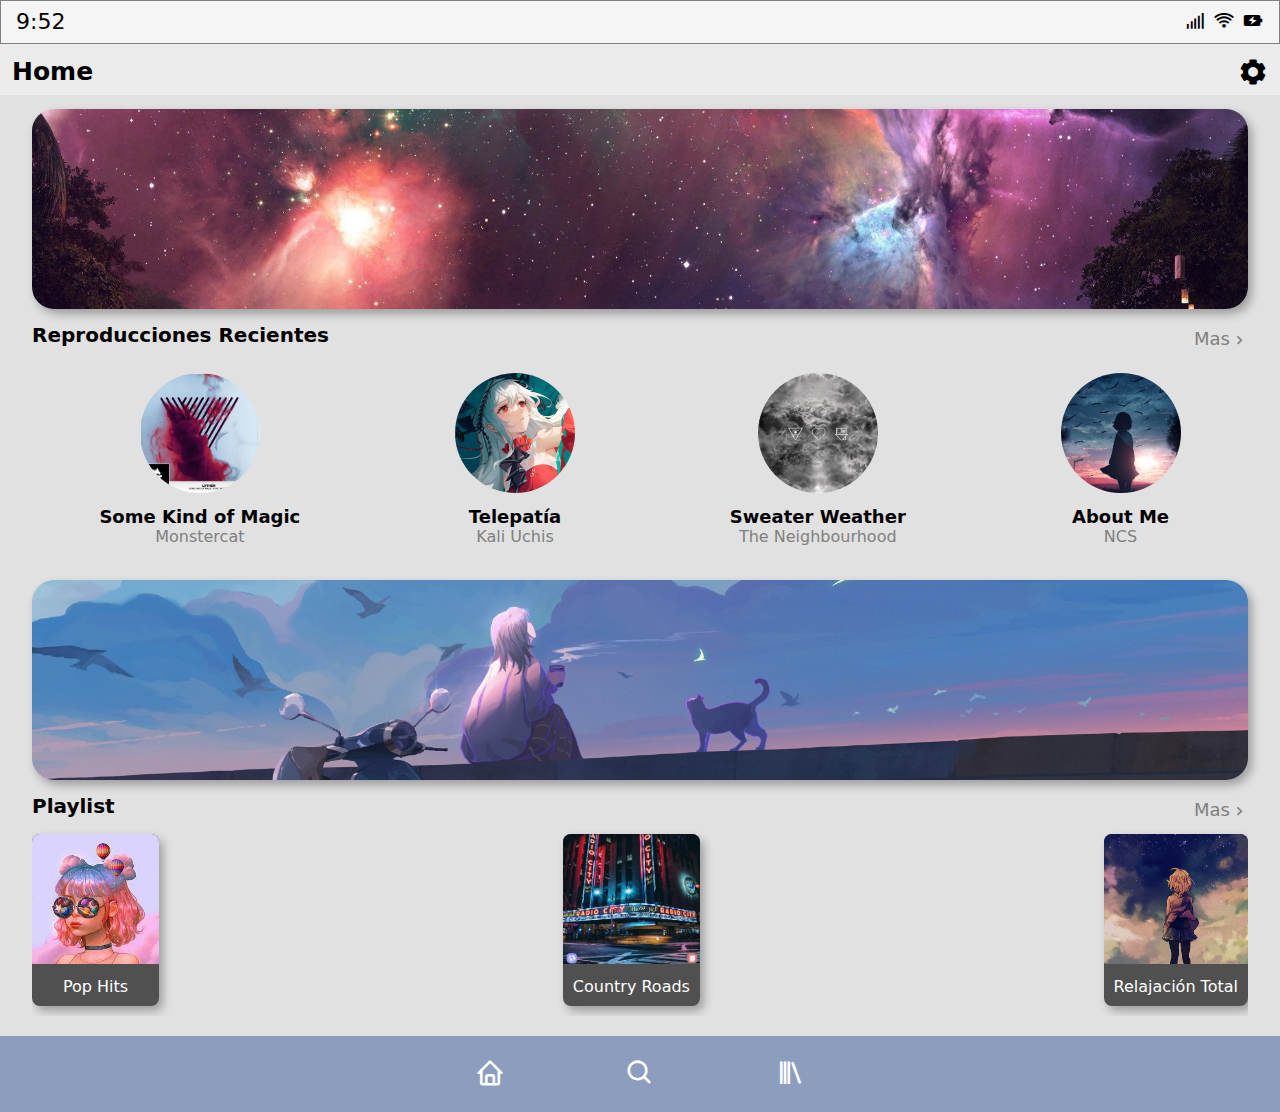
<file: paginas/index.html>
<!DOCTYPE html>
<html lang="en">

<head>
    <meta charset="UTF-8">
    <meta name="viewport" content="width=device-width, initial-scale=1.0">
    <title>MusicPlayer</title>
    <link rel="stylesheet" href="../css/style.css">
    <link rel="stylesheet" href="../css/main.css">
    <link href='https://unpkg.com/boxicons@2.1.4/css/boxicons.min.css' rel='stylesheet'>
    <link rel="preconnect" href="https://fonts.googleapis.com">
    <link rel="preconnect" href="https://fonts.gstatic.com" crossorigin>
    <link href="https://fonts.googleapis.com/css2?family=Playwrite+DE+Grund:wght@100..400&display=swap"
        rel="stylesheet">
</head>

<body>
    <div class="wrapper">
        <header>
            <div class="status" id="ic">
                <p>9:52</p>
                <div class="icons">
                    <i class='bx bx-signal-5'></i>
                    <i class='bx bx-wifi'></i>
                    <i class='bx bxs-battery-charging'></i>
                </div>
            </div>
            <div id="home">
                <h2>Home</h2>
                <i class='bx bxs-cog'></i>
            </div>
        </header>
        <div class="banner">

        </div>
        <section id="reciente">
            <div class="text">
                <h3>Reproducciones Recientes</h3>
                <div class="ver-mas">
                    <a href="#">Mas<i class='bx bx-chevron-right'></i></a>
                </div>
            </div>
            <div class="cards-cl">
                <div class="songs">
                    <img src="../imagenes/monstercat.jpg" alt="">
                    <p><span class="ns">Some Kind of Magic</span> <br>
                        Monstercat
                    </p>
                </div>
                <div class="songs">
                    <img src="../imagenes/telepatia-sg.png" alt="">
                    <p><span class="ns">Telepatía</span><br>
                        Kali Uchis
                    </p>
                </div>
                <div class="songs">
                    <img src="../imagenes/sw-song.jpg" alt="">
                    <p><span class="ns">Sweater Weather</span><br>
                        The Neighbourhood
                    </p>
                </div>
                <div class="songs">
                    <img src="../imagenes/FP.jpg" alt="">
                    <p><span class="ns">About Me</span><br>
                        NCS
                    </p>
                </div>
            </div>
        </section>
        <div class="card-bg">
            <div class="text">

            </div>
        </div>
        <section id="second-sec">
            <div class="text">
                <h3>Playlist</h3>
                <div class="ver-mas">
                    <a href="#">Mas<i class='bx bx-chevron-right'></i></a>
                </div>
            </div>
            <div class="cards">
                <div class="albm">
                    <img src="../imagenes/girl.jpg" alt="">
                    <div class="info">
                        Pop Hits 
                    </div>
                </div>
                <div class="albm">
                    <img src="../imagenes/city.png" alt="">
                    <div class="info">
                        Country Roads
                    </div>
                </div>
                <div class="albm">
                    <img src="../imagenes/sky.png" alt="">
                    <div class="info">
                        Relajación Total 
                    </div>
                </div>
            </div>
        </section>
        <footer>
            <div class="nav-p">
                <nav>
                    <a href="#"><i class='bx bx-home' style='color:#ffffff'></i></a>
                    <a href="searh.html"><i class='bx bx-search' style='color:#ffffff' ></i></a>
                    <a href="#"><i class='bx bx-library' style='color:#ffffff' ></i></a>
                </nav>
            </div>
        </footer>
    </div>
</body>

</html>
</file>
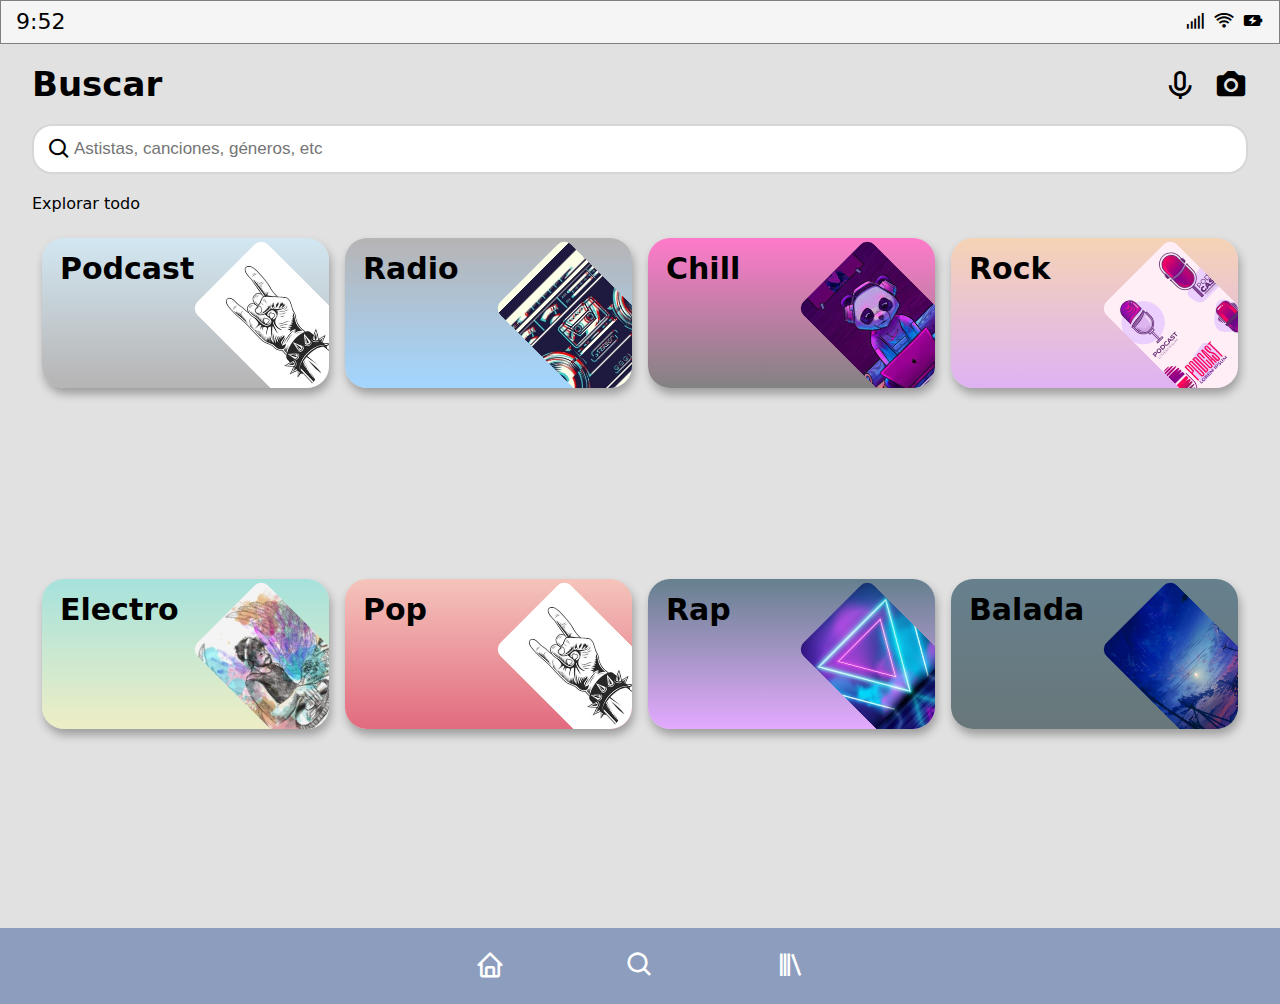
<file: paginas/searh.html>
<!DOCTYPE html>
<html lang="en">
<head>
    <meta charset="UTF-8">
    <meta name="viewport" content="width=device-width, initial-scale=1.0">
    <title>Buscar</title>
    <link rel="stylesheet" href="../css/main.css">
    <link rel="stylesheet" href="../css/search.css">
    <link href='https://unpkg.com/boxicons@2.1.4/css/boxicons.min.css' rel='stylesheet'>
    <link rel="preconnect" href="https://fonts.googleapis.com">
    <link rel="preconnect" href="https://fonts.gstatic.com" crossorigin>
    <link href="https://fonts.googleapis.com/css2?family=Playwrite+DE+Grund:wght@100..400&display=swap"
        rel="stylesheet">
</head>
<body>
    <div class="wrapper">
        <header>
            <div class="status" id="ic">
                <p>9:52</p>
                <div class="icons">
                    <i class='bx bx-signal-5'></i>
                    <i class='bx bx-wifi'></i>
                    <i class='bx bxs-battery-charging'></i>
                </div>
            </div>
        </header>
        <div class="tl">
            <h2>Buscar</h2>
            <div class="icb">
                <i class='bx bx-microphone'></i>
                <i class='bx bxs-camera'></i>
            </div>
        </div>
        <div class="box-search">
            <input type="text"
            placeholder="Astistas, canciones, géneros, etc" required>
            <i class='bx bx-search'></i>
            
        </div>
        <div class="sect-tl">
            <h3>Explorar todo</h3>
        </div>
        <section id="cards-gn">
            <div class="box-wrap">
                <h3>Podcast</h3>
                <div class="image">
                    <img src="../imagenes/podcast.jpg" alt="">
                </div>
            </div>
            <div class="box-wrap">
                <h3>Radio</h3>
                <div class="image">
                    <img src="../imagenes/radio.jpg" alt="">
                </div>
            </div>
            <div class="box-wrap">
                <h3>Chill</h3>
                <div class="image">
                    <img src="../imagenes/chill-g.jpg" alt="">
                </div>
            </div>
            <div class="box-wrap">
                <h3>Rock</h3>
                <div class="image">
                    <img src="../imagenes/rock.jpg" alt="">
                </div>
            </div>
            <div class="box-wrap">
                <h3>Electro</h3>
                <div class="image">
                    <img src="../imagenes/electro.jpg" alt="">
                </div>
            </div>
            <div class="box-wrap">
                <h3>Pop</h3>
                <div class="image">
                    <img src="../imagenes/podcast.jpg" alt="">
                </div>
            </div>
            <div class="box-wrap">
                <h3>Rap</h3>
                <div class="image">
                    <img src="../imagenes/chill.jpg" alt="">
                </div>
            </div>
            <div class="box-wrap">
                <h3>Balada</h3>
                <div class="image">
                    <img src="../imagenes/Anochecer.jpg" alt="">
                </div>
            </div>
        </section>
        <footer>
            <div class="nav-p">
                <nav>
                    <a href="index.html"><i class='bx bx-home' style='color:#ffffff'></i></a>
                    <a href="searh.html"><i class='bx bx-search' style='color:#ffffff' ></i></a>
                    <a href="#"><i class='bx bx-library' style='color:#ffffff' ></i></a>
                </nav>
            </div>
        </footer>
    </div>
</body>
</html>
</file>
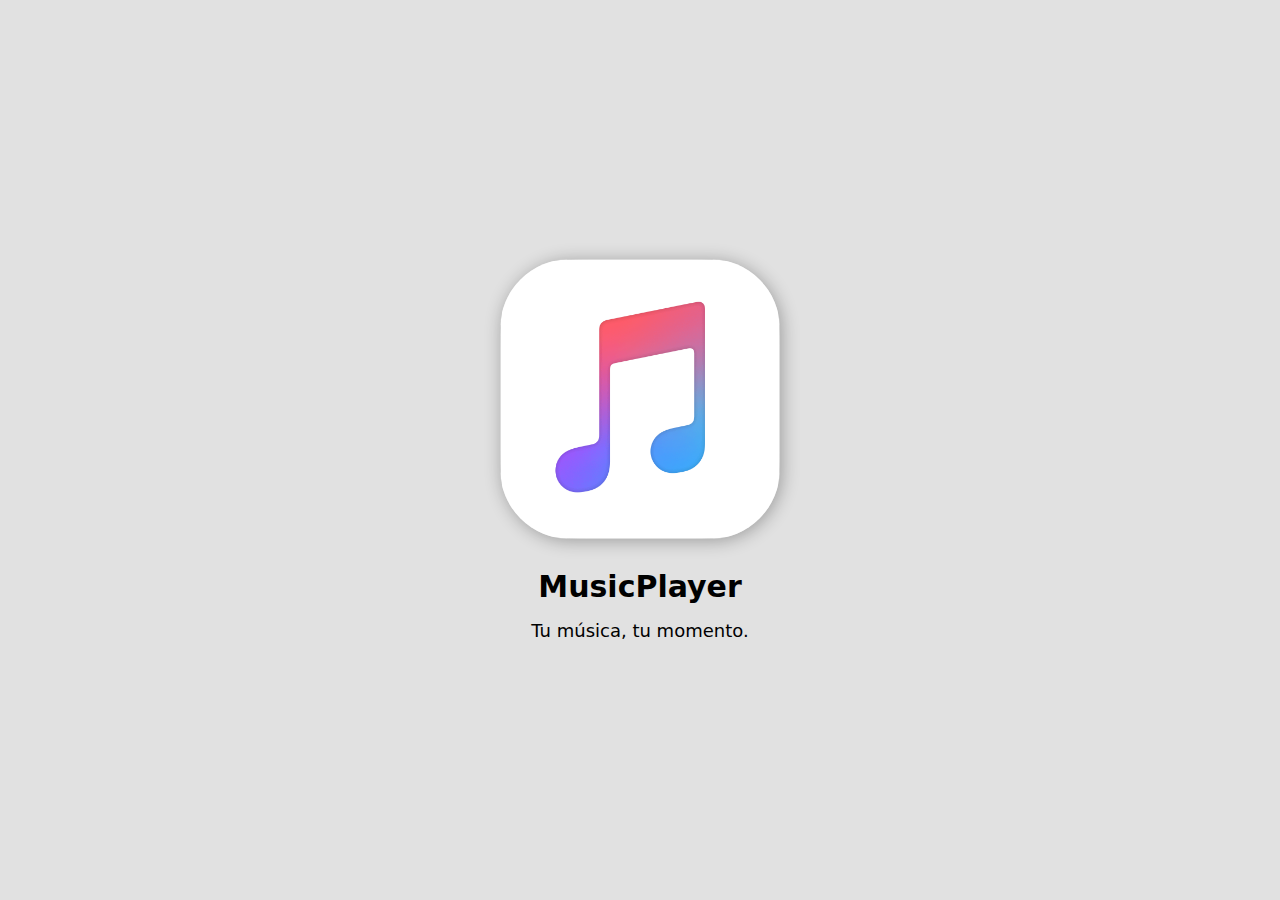
<file: paginas/start.html>
<!DOCTYPE html>
<html lang="en">
<head>
    <meta charset="UTF-8">
    <meta name="viewport" content="width=device-width, initial-scale=1.0">
    <title>Start</title>
    <link rel="stylesheet" href="../css/start.css">
    <link rel="stylesheet" href="../css/main.css">
</head>
<body>
    <div class="wrapper">
        <div class="logo-app">
        </div>
        <div class="text">
            <h2>MusicPlayer</h2>
            <p>Tu música, tu momento.</p>
        </div>
    </div>
</body>
</html>
</file>
<file: css/style.css>
html{
    scroll-behavior: smooth;
}

header #home{
    display: flex;
    width: 100%;
    justify-content: space-between;
    margin-top: 5px;
    padding: 8px 12px;
}

header #home h2{
    font-size: 25px;
}

header #home i{
    font-size: 30px;
    cursor: pointer;
}

.banner{
    width: 95%;
    height: 200px;
    background-image: url("/imagenes/fondo.jpg");
    background-repeat: no-repeat;
    background-size: cover;
    background-position: center;
    margin: 14px auto;
    border-radius: 22px;
    box-shadow: 4px 5px 10px rgba(0,0,0,.3);
}

#reciente {
    width: 95%;
    margin: 0 auto;
}

.text{
    display: flex;
    justify-content: space-between;
    width: 100%;
    height: 30px;
    
}

.ver-mas {
    display: flex;
    margin: auto 0;
}

.text h3{
    font-size: 20px;
}

.text a{
    text-decoration: none;
    color: grey;
    font-size: 18px;
    vertical-align: middle;
}

.text i{
    font-size: 18px;
    vertical-align: middle;
}

#reciente .cards-cl{
    width: 100%;
    display: flex;
    gap: 20px;
    overflow-x: auto;
    scroll-behavior: smooth;
    margin: 10px 0;
    padding: 10px 0;
}

.songs p{
    text-align: center;
    margin-top: 13px;
    color: gray;
}

.songs{
    margin: 0 auto;
}

.songs img{
    width: 120px;
    height: 120px;
    border-radius: 50%;
    object-fit: cover;
    cursor: pointer;
    margin: 0 auto;
    display: block;
}

.songs .ns{
    font-weight: bolder;
    font-size: 18px;
    color: black;
} 


.text-mv{
    overflow: hidden;
    font-size: 17px;
}

#second-sec{
    width: 95%;
    margin: 0 auto;
}


.card-bg{
    width: 95%;
    height: 200px;
    background-image: url("/imagenes/bg.jpg");
    background-repeat: no-repeat;
    background-size: cover;
    background-position: center;
    margin: 14px auto;
    border-radius: 22px;
    cursor: pointer;
    box-shadow: 4px 5px 10px rgba(0,0,0,.3);
}


.cards{
    display: flex;
    justify-content: space-between;
    gap: 20px;
    overflow: hidden;
}

.cards .albm{
    margin: 10px 0;
    padding: 0px 0 10px 0;
    background-color: rgb(80, 80, 80);
    border-radius: 8px;
    cursor: pointer;
    box-shadow: 4px 5px 10px rgba(0,0,0,.3);
    transition: transform 0.5s ease;
}

.albm img{
    display: block;
    width: 100%;
    height: 130px;
    object-fit: cover;
    border-radius: 8px 8px 0 0;
}

.albm:hover{
    transform: scale(0.95);
}

.cards .info{
    text-align: center;
    margin-top: 13px;
    color: white;
    padding: 0 10px;
}
</file>
<file: css/main.css>
*{
    margin: 0;
    padding: 0;
    box-sizing: border-box;
}

body{
    display: flex;
    justify-content: center;
    background-color: rgb(225,225,225);
    min-height: 100vh;
    font-family: system-ui, 'Segoe UI', 'Open Sans', 'Helvetica Neue', sans-serif; 
}

.wrapper{
    display: flex;
    flex-direction: column;
    width: 100%;
}

.wrapper header{
    display: flex;
    flex-direction: column;
    background-color: rgb(235,235,235);
    width: 100%;
    
}

header .status{
    display: flex;
    justify-content: space-between;
    font-size: 22px;
    padding: 8px 15px;
    background-color: whitesmoke;
    border: 1px solid gray;
    width: 100%;
}

footer .nav-p{
    width: 100%;
    display: flex;
    margin-top: 20px;
    background-color: rgb(140, 157, 189);
    padding: 22px 0;
    justify-content: center;
}

.nav-p nav{
    display: flex;
    gap: 120px;
}

.nav-p a{
    text-decoration: none;
}

.nav-p i{
    font-size: 30px;
}


#reciente .cards-cl::-webkit-scrollbar{
    width: 7px;
}

#reciente .cards-cl::-webkit-scrollbar-track {
    background: #f1f1f1;
    border-radius: 10px;
  }
  
#reciente .cards-cl::-webkit-scrollbar-thumb {
    background: #999;
    border-radius: 10px;
  }
  
#reciente .cards-cl::-webkit-scrollbar-thumb:hover {
    background: #555;
}
</file>
<file: css/search.css>
.box-search{
    position: relative;
    width: 95%;
    height: 50px;
    margin: 20px auto;
}

.box-search input{
    width: 100%;
    height: 100%;
    border: none;
    outline: none;
    border: 2px solid rgb(214, 214, 214);
    border-radius: 20px;
    font-size: 17px;
    padding: 10px 15px 10px 40px;
}

.box-search i{
    position: absolute;
    left: 15px;
    top: 50%;
    transform: translateY(-50%);
    font-size: 25px;
    cursor: pointer;
}

.tl{
    width: 95%;
    margin: 0 auto;
    margin-top: 10px;
    display: flex;
    justify-content: space-between;
    height: 50px;
    align-items: flex-end;
}

.tl i{
    font-size: 34px;
    cursor: pointer;
}

.tl h2{
    font-size: 34px;
}

.icb i:first-child{
    margin-right: 12px;
}

.sect-tl h3{
    width: 95%;
    margin: 0 auto;
    font-weight: 500;
    font-size: 16px;
}

#cards-gn{
    display: grid;
    height: 75vh;
    width: 95%;
    margin: auto;
    margin-top: 20px;
    overflow-y: auto;
    gap: 1rem;
    grid-template-columns: repeat(auto-fit,
    minmax(min(100%,250px),1fr));
    padding: 5px 10px;
}


#cards-gn .box-wrap{
    display: flex;
    width: 100%;
    background-color: rgb(178, 232, 232);
    height: 150px;
    cursor: pointer;
    border-radius: 22px;
    padding: 13px 18px;
    position: relative;
    justify-content: space-between;
    overflow: hidden;
    box-shadow: 2px 6px 10px rgb(0,0,0,.3);
    transition: transform 250ms linear;
}

.box-wrap h3{
    font-size: 30px;
}

.box-wrap .image{
    width: 100px;
    height: 150px;
    position: absolute;
    right: 0px;
    transform: rotate(-45deg);
}

.image img{
    width: 100%;
    height: 100%;
    aspect-ratio: 1/1;
    object-fit: cover;
    border-radius: 10px;
}

.box-wrap:hover{
    transform: scale(1.02);
}


#cards-gn .box-wrap:first-child{
    background: linear-gradient(0deg,rgb(182, 180, 180),rgb(210, 231, 242));
}


#cards-gn .box-wrap:nth-child(2){
    background: linear-gradient(0deg,rgb(163, 214, 255),rgb(182, 180, 180));
}

#cards-gn .box-wrap:nth-child(3){
    background: linear-gradient(0deg,rgb(130, 130, 130),rgb(255, 122, 202));
}

#cards-gn .box-wrap:nth-child(4){
    background: linear-gradient(0deg,rgb(222, 178, 243),rgb(245, 211, 181));
}

#cards-gn .box-wrap:nth-child(5){
    background: linear-gradient(0deg, rgb(218, 163, 118) 0%, rgba(238,238,197,1) 0%, rgba(166,226,220,1) 100%);
}

#cards-gn .box-wrap:nth-child(6){
    background: linear-gradient(0deg, rgb(226, 107, 127), rgb(245, 196, 187));
}

#cards-gn .box-wrap:nth-child(7){
    background: rgb(238,238,188);

    background: linear-gradient(0deg,rgb(228, 170, 255),rgb(102, 128, 142));
}

#cards-gn .box-wrap:nth-child(8){
    background: linear-gradient(0deg,rgb(104, 119, 121),rgb(102, 128, 142));
}





















#cards-gn::-webkit-scrollbar{
    width: 12px;
}

#cards-gn::-webkit-scrollbar-track {
    background: #f1f1f1;
    border-radius: 10px;
  }
  
#cards-gn::-webkit-scrollbar-thumb {
    background: #999;
    border-radius: 10px;
  }
  
#cards-gn::-webkit-scrollbar-thumb:hover {
    background: #555;
}
</file>
<file: css/start.css>
.wrapper{
    align-items: center;
    justify-content: center;
}

.logo-app{
    width: 280px;
    height: 280px;
    background-image: url("../imagenes/Itunes-music-app-icon.png");
    background-repeat: no-repeat;
    background-size: cover;
    border-radius: 70px;
    box-shadow: 2px 2px 17px rgba(0,0,0,.3);
}
.text{
    width: 300px;
    margin-top: 30px;
    text-align: center;
}

.text h2{
    font-size: 30px;
}

.text p{
    margin-top: 16px;
    font-size: 18px;
}
</file>
